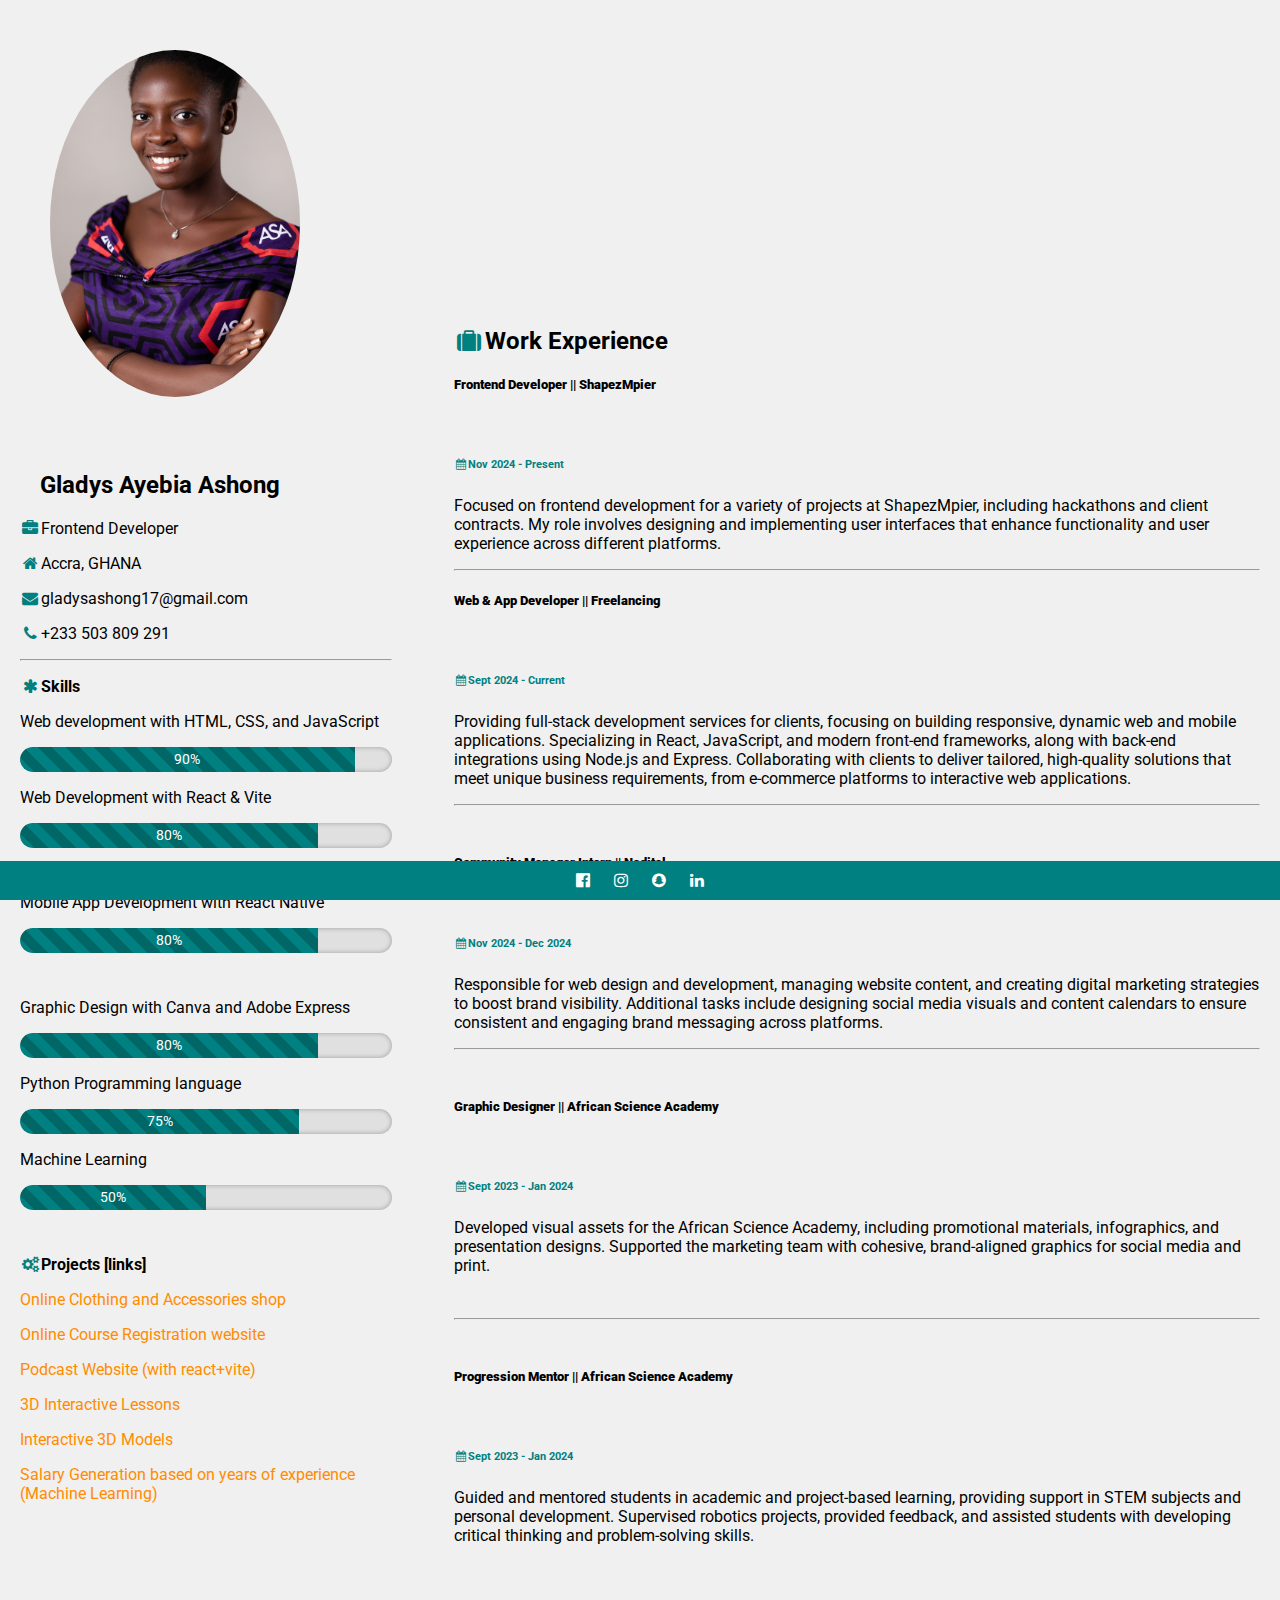
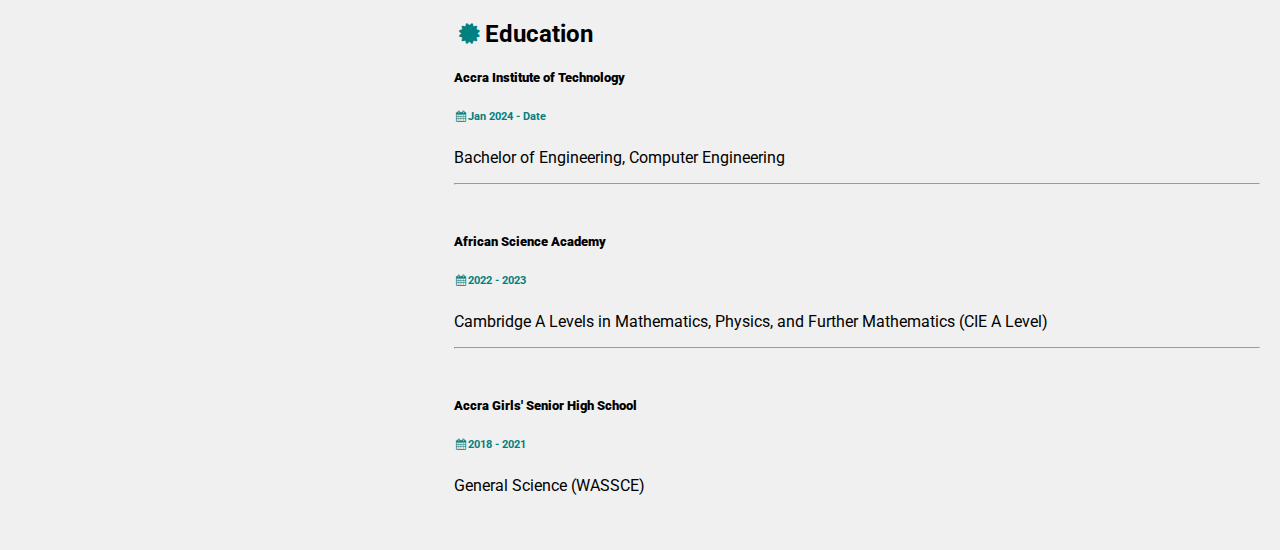
<file: index.html>
<!DOCTYPE html>
<html>
<head>
<title>Gladys' Portfolio</title>
<meta charset="UTF-8">
<meta name="viewport" content="width=device-width, initial-scale=1">
<link rel="stylesheet" href="style.css">
<link rel='stylesheet' href='https://fonts.googleapis.com/css?family=Roboto'>
<link rel="stylesheet" href="https://cdnjs.cloudflare.com/ajax/libs/font-awesome/4.7.0/css/font-awesome.min.css">
<style>
html,body,h1,h2,h3,h4,h5,h6 {font-family: "Roboto", sans-serif}
</style>
</head>
<body class="w3-light-grey">

<!-- Page Container -->
<div class="w3-content w3-margin-top" style="max-width:1400px;">

  <!-- The Grid -->
  <div class="w3-row-padding">

    <!-- Left Column -->
    <div class="w3-column w3-third">

      <div class="w3-white w3-text-grey w3-card-4">
        <div style="padding: 30px; ">
          <img src="Accerts/photo.jpg"  alt="Avatar">
        </div>
        <div style="color: black; margin-left: 20px; font-family: 'Trebuchet MS', 'Lucida Sans Unicode', 'Lucida Grande', 'Lucida Sans', Arial, sans-serif;">
          <h2>Gladys Ayebia Ashong</h2>
        </div>
        <div class="w3-container">
          <p><i class="fa fa-briefcase fa-fw w3-margin-right w3-large w3-text-teal"></i>Frontend Developer</p>
          <p><i class="fa fa-home fa-fw w3-margin-right w3-large w3-text-teal"></i>Accra, GHANA</p>
          <p><i class="fa fa-envelope fa-fw w3-margin-right w3-large w3-text-teal"></i>gladysashong17@gmail.com</p>
          <p><i class="fa fa-phone fa-fw w3-margin-right w3-large w3-text-teal"></i>+233 503 809 291</p>
          <hr>

          <p class="w3-large"><b><i class="fa fa-asterisk fa-fw w3-margin-right w3-text-teal"></i>Skills</b></p>

          <p>Web development with HTML, CSS, and JavaScript</p>
          <div class="progress-bar" data-skill="90">
              <div class="progress w3-teal">90%</div>
          </div>

          <p>Web Development with React & Vite </p>
          <div class="progress-bar" data-skill="80">
              <div class="progress w3-teal">80%</div>
          </div>
          <br>

          <p>Mobile App Development with React Native</p>
          <div class="progress-bar" data-skill="80">
              <div class="progress w3-teal">80%</div>
          </div>
          <br>
          
          <p>Graphic Design with Canva and Adobe Express</p>
          <div class="progress-bar" data-skill="80">
              <div class="progress w3-teal">80%</div>
          </div>
          
          <p>Python Programming language</p>
          <div class="progress-bar" data-skill="75">
              <div class="progress w3-teal">75%</div>
          </div>
          
          <p>Machine Learning</p>
          <div class="progress-bar" data-skill="50">
              <div class="progress w3-teal">50%</div>
          </div>
          <br>

          
          <p class="w3-large w3-text-theme"><b><i class="fa fa-cogs fa-fw w3-margin-right w3-text-teal"></i>Projects [links]</b></p>

          <div class="w3-light-grey w3-round-xlarge">
            <a href="https://sisi-s-online-clothing.vercel.app/"><p>Online Clothing and Accessories shop</p></a>
          </div>
         
          <div class="w3-light-grey w3-round-xlarge">
            <a href="https://course-registration-website.vercel.app/"><p>Online Course Registration website</p></a>
          </div>


          <div class="w3-light-grey w3-round-xlarge">
            <a href="https://scripture-and-spirit-podcast.vercel.app/"><p>Podcast Website (with react+vite)</p></a>
          </div>

           <div class="w3-light-grey w3-round-xlarge">
            <a href=" https://3-d-interactive.vercel.app/"><p>3D Interactive Lessons</p></a>
          </div>

          <div class="w3-light-grey w3-round-xlarge">
            <a href="https://interactive-3-d-models.vercel.app/"><p>Interactive 3D Models</p></a>
          </div>
          
          <div class="w3-light-grey w3-round-xlarge">
            <a href="https://colab.research.google.com/drive/1bK6G2gwFZRi1W6JwyAO5w1zHKpbNdU2R#scrollTo=S5abtaLuSBkK"><p>Salary Generation based on years of experience (Machine Learning)</p></a>
          </div>
         
          <br>
        </div>
      </div><br>

    <!-- End Left Column -->
    </div>

    <!-- Right Column -->
    <div class="w3-column w3-twothird">

      <div id="work-experience" class="w3-container w3-card w3-white w3-margin-bottom">
        <h2 class="w3-text-grey w3-padding-16"><i class="fa fa-suitcase fa-fw w3-margin-right w3-xxlarge w3-text-teal"></i>Work Experience</h2>

<div class="w3-container">
  <h5 class="w3-opacity"><b>Frontend Developer || ShapezMpier</b></h5><br>
  <h6 class="w3-text-teal">
    <i class="fa fa-calendar fa-fw w3-margin-right"></i>Nov 2024 - 
    <span class="w3-tag w3-teal" id="curr">Present</span>
  </h6>
  <p>Focused on frontend development for a variety of projects at ShapezMpier, including hackathons and client contracts. My role involves designing and implementing user interfaces that enhance functionality and user experience across different platforms.</p>
  <hr>
</div>

<div class="w3-container">
  <h5 class="w3-opacity"><b>Web & App Developer || Freelancing</b></h5><br>
  <h6 class="w3-text-teal"><i class="fa fa-calendar fa-fw w3-margin-right"></i>Sept 2024 - <span class="w3-tag w3-teal " id="curr">Current</span></h6>
  <p>Providing full-stack development services for clients, focusing on building responsive, dynamic web and mobile applications. Specializing in React, JavaScript, and modern front-end frameworks, along with back-end integrations using Node.js and Express. Collaborating with clients to deliver tailored, high-quality solutions that meet unique business requirements, from e-commerce platforms to interactive web applications.</p>
  <hr>
</div>

        <br>
        
        <div class="w3-container">
  <h5 class="w3-opacity"><b>Community Manager Intern || Nadital</b></h5><br>
  <h6 class="w3-text-teal"><i class="fa fa-calendar fa-fw w3-margin-right"></i>Nov 2024 - <span class="w3-tag w3-teal" id="curr">Dec 2024</span></h6>
  <p>Responsible for web design and development, managing website content, and creating digital marketing strategies to boost brand visibility. Additional tasks include designing social media visuals and content calendars to ensure consistent and engaging brand messaging across platforms.</p>
  <hr>
</div>

        <br>
        <div class="w3-container">
          <h5 class="w3-opacity"><b>Graphic Designer || African Science Academy</b></h5><br>
          <h6 class="w3-text-teal"><i class="fa fa-calendar fa-fw w3-margin-right"></i>Sept 2023 - Jan 2024</h6>
          <p>Developed visual assets for the African Science Academy, including promotional materials, infographics, and presentation designs. Supported the marketing team with cohesive, brand-aligned graphics for social media and print. </p><br>
          <hr>
        </div>
        <br>
        <div class="w3-container">
          <h5 class="w3-opacity"><b>Progression Mentor || African Science Academy</b></h5><br>
          <h6 class="w3-text-teal"><i class="fa fa-calendar fa-fw w3-margin-right"></i>Sept 2023 - Jan 2024</h6>
          <p>Guided and mentored students in academic and project-based learning, providing support in STEM subjects and personal development. Supervised robotics projects, provided feedback, and assisted students with developing critical thinking and problem-solving skills. </p><br>
        </div>
      </div>

      <div class="w3-container w3-card w3-white">
        <h2 class="w3-text-grey w3-padding-16"><i class="fa fa-certificate fa-fw w3-margin-right w3-xxlarge w3-text-teal"></i>Education</h2>
        <div class="w3-container">
          <h5 class="w3-opacity"><b>Accra Institute of Technology</b></h5>
          <h6 class="w3-text-teal"><i class="fa fa-calendar fa-fw w3-margin-right"></i>Jan 2024 - Date</h6>
          <p>Bachelor of Engineering, Computer Engineering</p>
          <hr>
        </div>
        <br>
        <div class="w3-container">
          <h5 class="w3-opacity"><b>African Science Academy</b></h5>
          <h6 class="w3-text-teal"><i class="fa fa-calendar fa-fw w3-margin-right"></i>2022 - 2023</h6>
          <p>Cambridge A Levels in Mathematics, Physics, and Further Mathematics (CIE A Level)</p>
          <hr>
        </div>
        <br>
        <div class="w3-container">
          <h5 class="w3-opacity"><b>Accra Girls' Senior High School</b></h5>
          <h6 class="w3-text-teal"><i class="fa fa-calendar fa-fw w3-margin-right"></i>2018 - 2021</h6>
          <p>General Science (WASSCE)</p><br>
        </div>
      </div>
    </div>
    <!-- End Right Column -->
  </div>
  <!-- End Grid -->
</div>
<!-- End Page Container -->


<footer class="w3-container w3-teal w3-center w3-margin-top">
  
  <i  href="" class="fa fa-facebook-official w3-hover-opacity"></i>
  <i href="" class="fa fa-instagram w3-hover-opacity"></i>
  <i href="" class="fa fa-snapchat w3-hover-opacity"></i>
  <i href="https://www.linkedin.com/in/gladys-ayebia-ashong-44a73b248
" class="fa fa-linkedin w3-hover-opacity"></i>
  </footer>

  <script>
    document.addEventListener("DOMContentLoaded", function() {
        // Select all elements with the class 'progress-bar'
        const progressBars = document.querySelectorAll('.progress-bar');
    
        // Iterate over each progress bar
        progressBars.forEach(bar => {
            // Get the skill level from the data attribute
            const skillLevel = bar.getAttribute('data-skill');
            
            // Set the width of the inner progress div to the skill level
            bar.querySelector('.progress').style.width = skillLevel + '%';
        });
    });
    </script>
    

</body>
</html>
</file>
<file: style.css>
/* Base Styles */
body {
    display: flex;
    justify-content: center;
    margin: 0;
    font-family: "Roboto", sans-serif;
    background-color: #f9f9f9; /* Light background for contrast */
}

.w3-content {
    display: flex;
    flex-direction: column;
    max-width: 1000px; /* Updated for better layout */
    margin: 20px;
    gap: 20px;
}

.progress-bar {
    background-color: #e0e0e0; /* Light grey background for the bar */
    border-radius: 25px;
    height: 25px;
    width: 100%;
    margin-bottom: 10px;
    overflow: hidden;
    box-shadow: inset 0 0 5px rgba(0, 0, 0, 0.3);
}

.progress {
    display: flex;
    align-items: center;
    justify-content: center;
    height: 100%;
    font-size: 14px;
    color: #ffffff;
    border-radius: 25px 0 0 25px;
    width: 0; /* Initial width set to 0, will fill with JavaScript */
    background: repeating-linear-gradient(
        45deg,
        #008080, /* Primary color for segments */
        #008080 10px,
        #006666 10px,
        #006666 20px
    ); /* Adds a striped effect */
    transition: width 1.5s ease-in-out; /* Smooth transition for width */
}

/* Accent Colors for Text and Borders */
.w3-text-teal {
    color: #008080 !important; /* Consistent primary color */
}

.w3-light-grey {
    background-color: #f0f0f0; /* Slightly darker light grey for contrast */
}

/* Add hover effects to project links */
.w3-light-grey a {
    color: #FF8C00; /* Dark Orange for links */
    text-decoration: none;
}

.w3-light-grey a:hover {
    text-decoration: underline; /* Underline on hover */
}

/* Flex Layout for Larger Screens */
@media (min-width: 768px) {
    .w3-content {
        flex-direction: row;
        justify-content: space-between;
        align-items: flex-start;
    }

    /* Left Column Styling */
    .w3-column.w3-third {
        flex: 1;
        max-width: 30%;
        display: flex;
        flex-direction: column;
        align-items: center;
        animation: fadeIn 0.5s ease-in-out;
    }

    /* Right Column Styling */
    .w3-column.w3-twothird {
        flex: 2;
        max-width: 65%;
        margin-left: auto;
        margin-top: 0;
        display: flex;
        flex-direction: column;
        gap: 20px; /* Space between sections */
    }

    #work-experience {
        order: -1; /* Sets Work Experience to appear at the top */
        margin-top: -1250px; /* Adjust this value to control the distance from the top */
    }
}

/* Position footer at the bottom of the viewport */
footer.w3-container {
    text-align: center;
    padding: 10px;
    position: fixed;
    bottom: 0;
    width: 100%;
    background-color: #008080; /* Footer color */
    color: white; /* Footer text color */
    animation: slideIn 0.5s ease-in-out;
}

/* Remove padding/margin from containers */
.w3-container {
    margin: 0;
    padding: 0;
}

/* Responsive Image in Left Column */
.w3-column.w3-third img {
    width: 100%;
    max-width: 250px;
    border-radius: 50%;
    margin-bottom: 20px;
}

/* Animation Effects for Footer Icons */
footer i {
    font-size: 24px;
    margin: 0 10px;
    transition: transform 0.3s;
}

footer i:hover {
    transform: scale(1.2);
}

/* Keyframes for Animations */
@keyframes fadeIn {
    from { opacity: 0; }
    to { opacity: 1; }
}

@keyframes slideIn {
    from { transform: translateY(20px); opacity: 0; }
    to { transform: translateY(0); opacity: 1; }
}

/* Additional Styling for Content Sections */
.w3-container h2, .w3-container h5 {
    transition: color 0.3s, transform 0.3s;
}

.w3-container h2:hover, .w3-container h5:hover {
    color: #FF8C00; /* Change hover color to Dark Orange */
    transform: scale(1.05);
}
</file>
